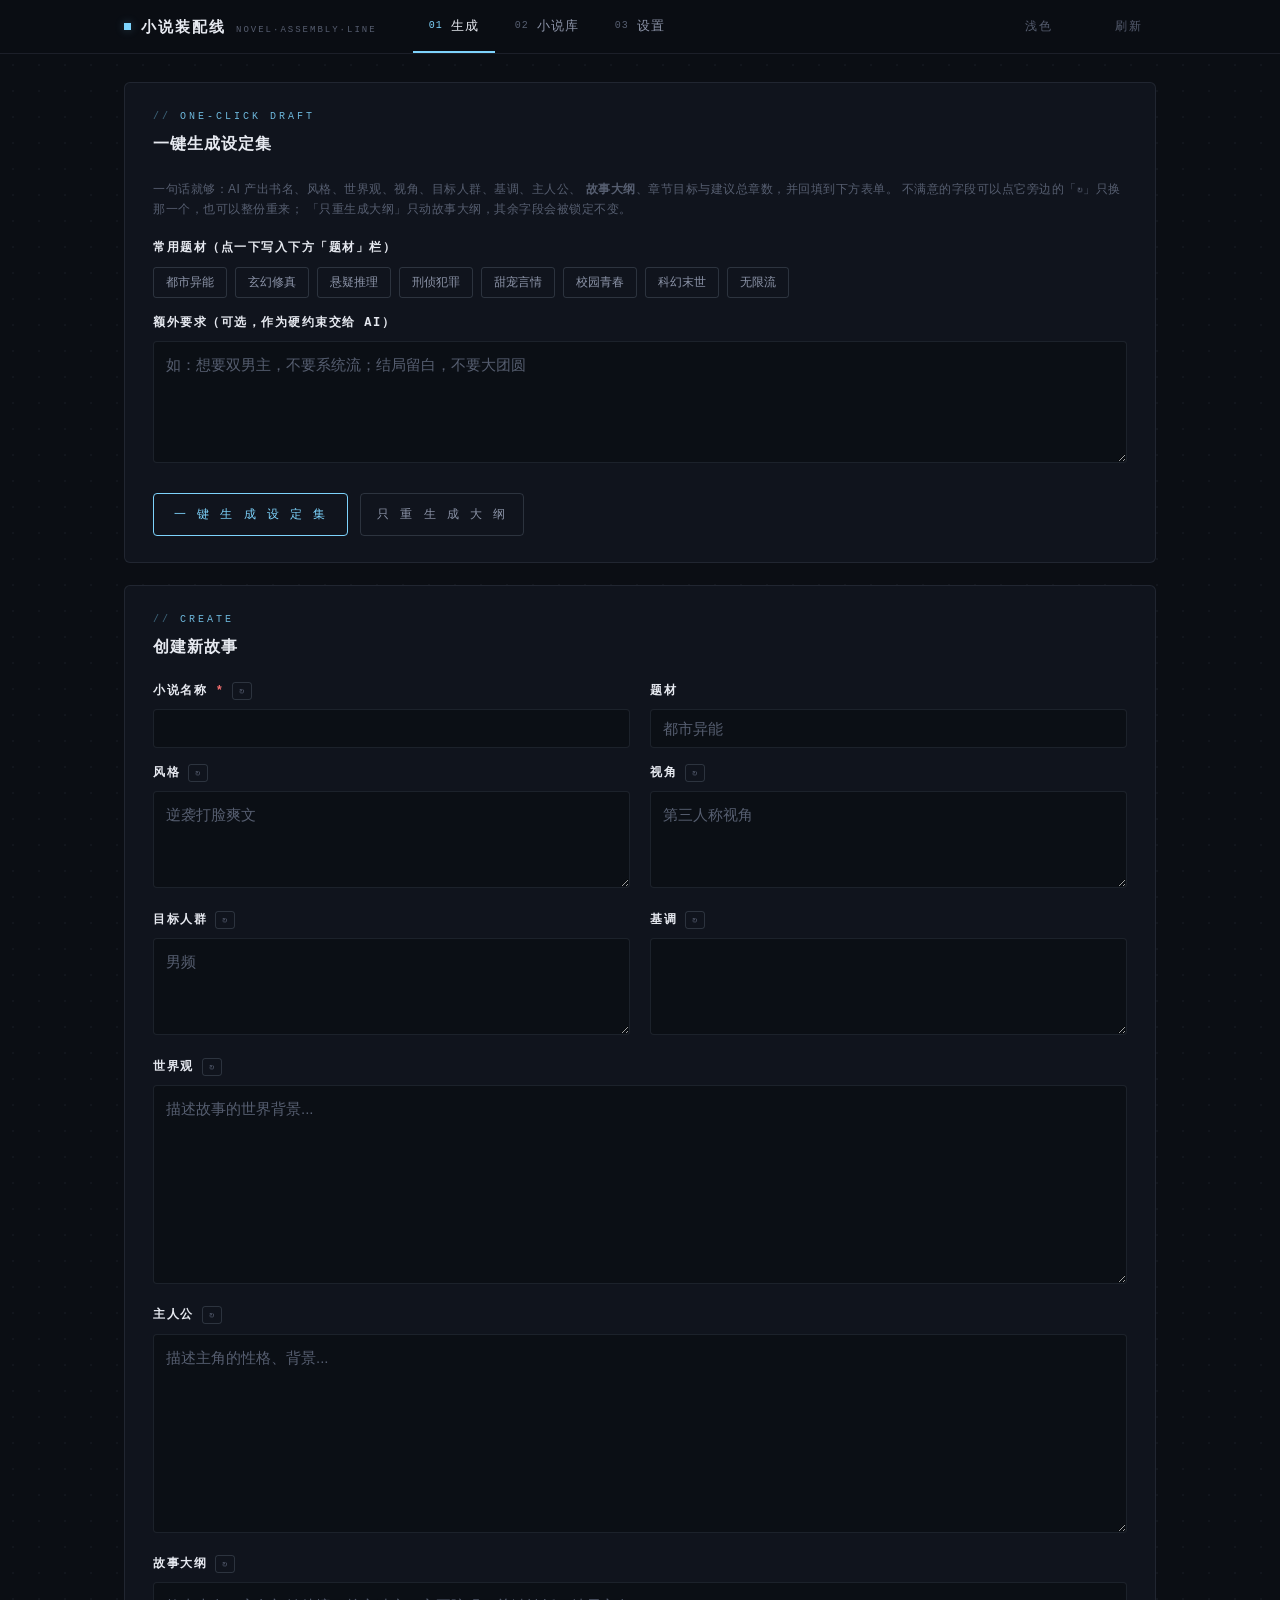
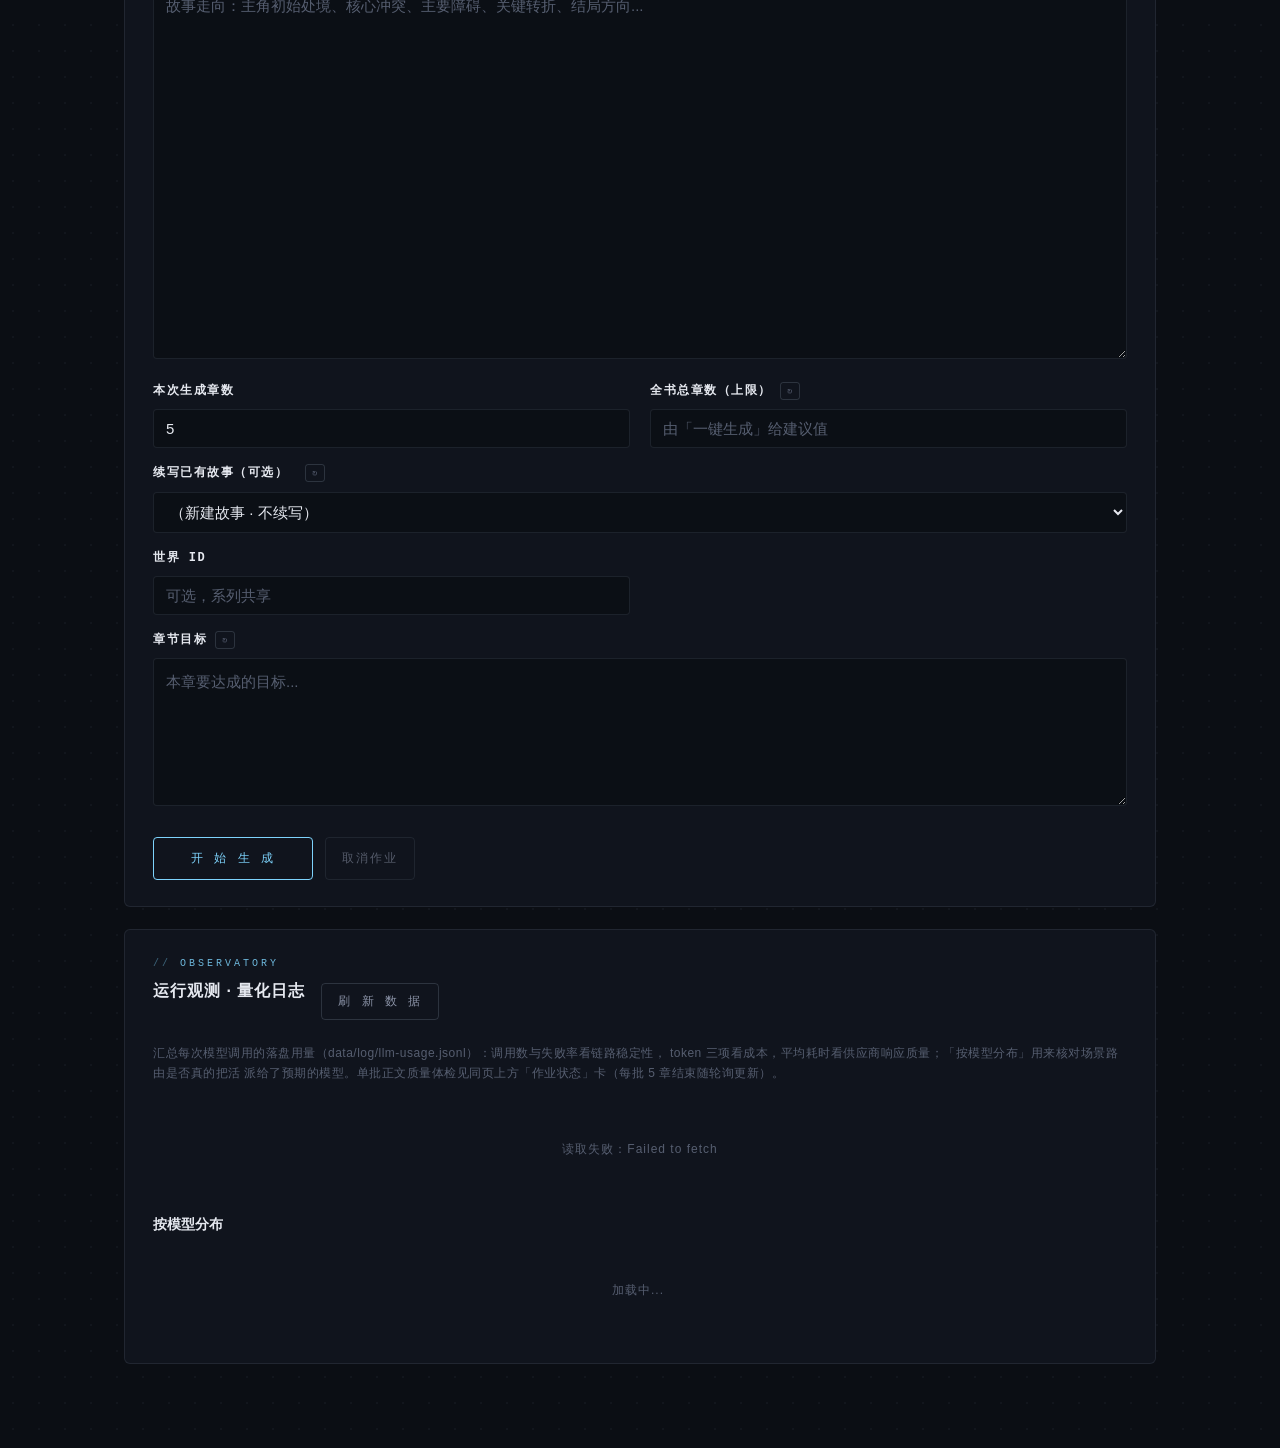
<file: docs/dev-ops/static/index.html>
<!DOCTYPE html>
<html lang="zh-CN" data-page-node-id="U5Gn0pbkOFXrncRoGRFBzr">
<head data-page-node-id="sawhLKoxbEcXVNkeWqEEIr">
    <meta charset="UTF-8" data-page-node-id="QYXBahDQlfcAP2827FKLDo">
    <meta name="viewport" content="width=device-width, initial-scale=1.0" data-page-node-id="8sLYgkHO9NSfcylfa8tyUO">
    <title>Novel Factory · 小说装配线</title>
    <link rel="stylesheet" href="style.css" data-page-node-id="njce1GWWRJakUhAUukzdHE">
</head>
<body data-page-node-id="HR1gysp1ogdC9U0cmacZqK">
    <!-- ==================== 登录页：粒子星野 + 霓虹卡片 ==================== -->
    <div id="login-page" class="page active" data-page-node-id="mC6vNihZz4vpw1szLeCfGz">
        <div class="login-scene" data-page-node-id="58JCmdNdrHtpJ8oxXXYJao">
            <canvas id="particles" data-page-node-id="sdxLfTmlLNGqmPC7GFQm14"></canvas>
            <button id="btn-theme-login" class="theme-float theme-toggle" type="button" data-page-node-id="jr7qvod8leQT0MNcz36ITE">浅色</button>

            <div class="login-card" data-page-node-id="VteLaiJWUChKOu6GJTxMqV">
                <div class="logo" data-page-node-id="PUx2kgguSsC0i7B8nn58hE">
                    <span class="neon-text" data-page-node-id="2vo1bMLsuM2wDLa5leBgV8">NOVEL</span>
                    <span class="neon-text" data-page-node-id="9NORpx8M3f9QKG39UkMmXd">FACTORY</span>
                </div>

                <h1 data-page-node-id="ii1AJuDTBRZRMTIEOYeqcq">欢迎回来</h1>
                <p class="subtitle" data-page-node-id="t5XuyM6g6j4MmM6984n0LP">登录你的小说装配线</p>

                <form id="login-form" data-page-node-id="9SABeh662jItKy7xS8ladz">
                    <div class="input-group" data-page-node-id="UH7OgU8aQLAeKguk4qUnms">
                        <label data-page-node-id="G3OEXuFQQAhQjR37iLWZVA">账号</label>
                        <input type="text" id="username" placeholder="请输入用户名" required autocomplete="username" data-page-node-id="fGkVKnqM04T4MflqV2an8b">
                    </div>
                    <div class="input-group" data-page-node-id="DBielnywxaSrdxWcAXdliw">
                        <label data-page-node-id="7jbmj4rtnPFPkgokCZDH5R">密码</label>
                        <input type="password" id="password" placeholder="••••••••" required autocomplete="current-password" data-page-node-id="bTh194UFEFVhjy0jyi0uBa">
                    </div>
                    <div id="login-error" class="error-message hidden" data-page-node-id="i9USxNafkv6PnEphar04T6"></div>
                    <button type="submit" class="login-btn" data-page-node-id="eYOBSMS3iPyGQP7rxUDBfq">登录</button>
                </form>

                <div class="links" data-page-node-id="NxOPIxVCAkCnVQhqOhto9q">
                    <a href="#" onclick="showRegister(); return false;" data-page-node-id="GkJrdaxuK8RlvwcVXEwPvq">注册新账号</a>
                    <a href="#" onclick="showForgotPassword(); return false;" data-page-node-id="tVFrN4XSJzDn1MKzOPSsdF">忘记密码？</a>
                </div>

                <div class="social" data-page-node-id="z7wuR59kX1M1K04MHyYjMJ">
                    <button onclick="socialLogin('google')" data-page-node-id="YXM1FGe8XzY0uszQvY04VR">Google</button>
                    <button onclick="socialLogin('github')" data-page-node-id="NTQHigaSOiyZOzPmpVy6XW">GitHub</button>
                    <button onclick="socialLogin('wechat')" data-page-node-id="QENOw868qcBOzbPzD4pUq1">微信</button>
                </div>
            </div>
        </div>
    </div>

    <!-- ==================== 主应用 ==================== -->
    <div id="app-page" class="page" data-page-node-id="rKOaQO847OK3L1albNbevB">
        <header class="app-header" data-page-node-id="VGLTbXtShOco3nrjyC6OSt">
            <div class="header-content" data-page-node-id="G6TRtfKlvH3bYWtWMpA3ee">
                <div class="wordmark" data-page-node-id="NgX300WOTNdOTAG0N9kXGk">
                    <span class="mark-dot" data-page-node-id="dtVwudsDISh7drHD5wJcJ9"></span>
                    <span class="mark-zh" data-page-node-id="BkFSdbamTGkQc1O1VPhPCD">小说装配线</span>
                    <span class="mark-en" data-page-node-id="sriEuepWJDJOoCQfW9W8fS">NOVEL·ASSEMBLY·LINE</span>
                </div>
                <nav class="app-nav" data-page-node-id="aDBdGMnUnvGsWRomhhVEQJ">
                    <button class="nav-tab active" data-tab="generate" data-page-node-id="r5psi54G5YmkSyxSlmKxia">
                        <span class="tab-no" data-page-node-id="okAmeEEJPNyUOUfkoR1gi9">01</span>
                        <span data-page-node-id="fMrooHuZlT3LsMgJaAXClG">生成</span>
                    </button>
                    <button class="nav-tab" data-tab="library" data-page-node-id="nPcV5O2ZPriwwOWVVLiug3">
                        <span class="tab-no" data-page-node-id="nH5Km9Lz496smh8RHCDlZU">02</span>
                        <span data-page-node-id="2p1Otw5yGX9zbA7xzZM4Ku">小说库</span>
                    </button>
                    <button class="nav-tab" data-tab="settings" data-page-node-id="GYzdLsq8uHIw5QJOZkfYCy">
                        <span class="tab-no" data-page-node-id="1rS3kA1RSg2IVFm8dQjTZY">03</span>
                        <span data-page-node-id="dlByrlRiW95MEuUKxjAaoE">设置</span>
                    </button>
                </nav>
                <button id="btn-theme" class="btn-logout theme-toggle" type="button" data-page-node-id="hPgE0oRWe8r2vLahsLcAFl">浅色</button>
                <button id="btn-logout" class="btn-logout" type="button" data-page-node-id="W5jUKfAfoeYMtHJeTa9UBE">刷新</button>
            </div>
        </header>

        <main class="app-main" data-page-node-id="IVQCBskvRlSvTfksiXNWcG">
            <!-- 生成 -->
            <section id="tab-generate" class="tab-content active" data-page-node-id="i0W9GRBd25nkUxGjLVcxjj">
                <!-- 一键生成设定集：只给题材就产出整套设定，再逐项手改 / 单字段重生成 -->
                <div id="draft-card" class="content-card">
                    <div class="section-label">ONE-CLICK DRAFT</div>
                    <h2 class="section-title">一键生成设定集</h2>
                    <p class="settings-hint">
                        一句话就够：AI 产出书名、风格、世界观、视角、目标人群、基调、主人公、
                        <strong>故事大纲</strong>、章节目标与建议总章数，并回填到下方表单。
                        不满意的字段可以点它旁边的「↻」只换那一个，也可以整份重来；
                        「只重生成大纲」只动故事大纲，其余字段会被锁定不变。
                    </p>
                    <div class="form-group full-width">
                        <label>常用题材（点一下写入下方「题材」栏）</label>
                        <div id="theme-presets" class="draft-presets"></div>
                    </div>
                    <div class="form-group full-width">
                        <label for="draft-hints">额外要求（可选，作为硬约束交给 AI）</label>
                        <textarea id="draft-hints" rows="4" placeholder="如：想要双男主，不要系统流；结局留白，不要大团圆"></textarea>
                    </div>
                    <div id="draft-status" class="config-status hidden"></div>
                    <div class="form-actions">
                        <button type="button" id="btn-draft-all" class="btn-primary">一 键 生 成 设 定 集</button>
                        <button type="button" id="btn-draft-outline" class="btn-secondary">只 重 生 成 大 纲</button>
                    </div>
                </div>
                <div class="content-card" data-page-node-id="XeEWX2S6O7AHQgQ34aFNL0">
                    <div class="section-label" data-page-node-id="GkSSKGTce4ATv8Nkbq9AME">CREATE</div>
                    <h2 class="section-title" data-page-node-id="yr1GZv4OWGgxAdt1iUWb3l">创建新故事</h2>
                    <form id="generate-form" data-page-node-id="g6xzfAUy1ZfkeSRbbJJTaf">
                        <div class="form-grid" data-page-node-id="3CaOwBaHCsHes8Udd6Viac">
                            <div class="form-group" data-page-node-id="BGtgR7Cq56Du7dSi7zh1Am">
                                <label for="novel_title" data-page-node-id="U3blf0KWnBV4UcwKpZntI6">小说名称 <span class="required" data-page-node-id="QkYC9JggYhCUf5OVwcjLnB">*</span></label>
                                <input type="text" id="novel_title" name="novel_title" required data-page-node-id="FzYXAYSqZzVTBfnlg9wFqZ">
                            </div>
                            <div class="form-group" data-page-node-id="FoD1pPt9VgVtLfq04PDncS">
                                <label for="theme" data-page-node-id="ClI82dIhEW98ZDyFBLV4NX">题材</label>
                                <input type="text" id="theme" name="theme" placeholder="都市异能" data-page-node-id="wU1aMSMErspKz771C2I4Eq">
                            </div>
                            <div class="form-group" data-page-node-id="BILODHEdT4YM4ry46LuWBb">
                                <label for="style" data-page-node-id="BITsu0tWDCCUgDupoM7I2Q">风格</label>
                                <textarea id="style" name="style" rows="3" placeholder="逆袭打脸爽文"></textarea>
                            </div>
                            <div class="form-group" data-page-node-id="sTQtvTEmplgAucj74HiLYh">
                                <label for="perspective" data-page-node-id="FcGcfiVGOGVo0GITkYDCqL">视角</label>
                                <textarea id="perspective" name="perspective" rows="3" placeholder="第三人称视角"></textarea>
                            </div>
                            <div class="form-group" data-page-node-id="b0EDHFZhsreEUdMNcSCRw7">
                                <label for="targetAudience" data-page-node-id="CfrICoRrory1hK2AIxIfsj">目标人群</label>
                                <textarea id="targetAudience" name="targetAudience" rows="3" placeholder="男频"></textarea>
                            </div>
                            <div class="form-group" data-page-node-id="UO0blqkBUAeqCyzGzKhXlf">
                                <label for="tone" data-page-node-id="Q9cltaC64NtHkzQHb5nUSx">基调</label>
                                <textarea id="tone" name="tone" rows="3"></textarea>
                            </div>
                            <div class="form-group full-width" data-page-node-id="sMT2pSNAvcoR6spCACvP3v">
                                <label for="worldSetting" data-page-node-id="Bij6sTciFftAECARwFgnWR">世界观</label>
                                <textarea id="worldSetting" name="worldSetting" rows="7" placeholder="描述故事的世界背景..."></textarea>
                            </div>
                            <div class="form-group full-width" data-page-node-id="hNooDMCPrL9Gy9XBmT33A8">
                                <label for="protagonist" data-page-node-id="QTHEeEGHPiLufZkVQsqlvk">主人公</label>
                                <textarea id="protagonist" name="protagonist" rows="7" placeholder="描述主角的性格、背景..."></textarea>
                            </div>
                            <div class="form-group full-width" data-page-node-id="xrRmNOIg1iZ9sIagjaHOQq">
                                <label for="outline" data-page-node-id="5GNtI5szrBiYN6F5ynj31w">故事大纲</label>
                                <textarea id="outline" name="outline" rows="14" placeholder="故事走向：主角初始处境、核心冲突、主要障碍、关键转折、结局方向..."></textarea>
                            </div>
                            <div class="form-group" data-page-node-id="T9CcfuAA4tf1Hua8QhmTpH">
                                <label for="chapterCount" data-page-node-id="zA9qnpjcT4dRTGUotAgMFY">本次生成章数</label>
                                <input type="number" id="chapterCount" name="chapterCount" min="1" value="5" data-page-node-id="sTeHaUEQnGbk7RJxRiktah">
                            </div>
                            <div class="form-group">
                                <label for="maxChapterCount">全书总章数（上限）</label>
                                <input type="number" id="maxChapterCount" name="maxChapterCount" min="1" placeholder="由「一键生成」给建议值">
                            </div>
                            <div class="form-group full-width">
                                <label for="resumeStoryDir">续写已有故事（可选）
                                    <button type="button" id="btn-reload-stories" class="regen-btn" title="重新拉取故事列表">↻</button>
                                </label>
                                <select id="resumeStoryDir" name="resumeStoryDir">
                                    <option value="">（新建故事 · 不续写）</option>
                                </select>
                                <div id="resume-hint" class="resume-hint hidden"></div>
                            </div>
                            <div class="form-group" data-page-node-id="Cyxnd6kRWJLFZpYNHXAcCb">
                                <label for="worldId" data-page-node-id="AVNT6usPOQLPDQNADKCxvM">世界 ID</label>
                                <input type="text" id="worldId" name="worldId" placeholder="可选，系列共享" data-page-node-id="QSnhioEnoNKlCER4GpZCbw">
                            </div>
                            <div class="form-group full-width" data-page-node-id="YrgXYx9lnu8WgFBOeC1r61">
                                <label for="chapterGoal" data-page-node-id="YQl4qIMaJorolstli9FRoO">章节目标</label>
                                <textarea id="chapterGoal" name="chapterGoal" rows="5" placeholder="本章要达成的目标..."></textarea>
                            </div>
                        </div>
                        <div class="form-actions" data-page-node-id="rR0u7RywQM6FVyDof8sCyR">
                            <button type="submit" id="btn-submit" class="btn-primary" data-page-node-id="YKkfMILi5tJ4CX4v76kB4t">开 始 生 成</button>
                            <button type="button" id="btn-cancel" class="btn-secondary" disabled data-page-node-id="OZERLgK5ryPJABfvlXCKnR">取消作业</button>
                        </div>
                    </form>
                </div>

                <!-- 进度：专属区块，标题"进度"，下方字符进度条每章开始时推进一格 -->
                <div id="progress-card" class="content-card hidden" data-page-node-id="HO6nzw8DE4jGG0ik38eSQa">
                    <div class="section-label" data-page-node-id="1nvIqMPJzzUKEbaMyrHu5W">PROGRESS</div>
                    <h3 class="status-title" data-page-node-id="UM9UW7y5dIRDw24PVmMHys">进度</h3>
                    <div id="progress-bar" class="progress-bar" data-page-node-id="ZoZnBBvm0K2nFqlsJuS0jY">[--------------------------]</div>
                    <div id="progress-meta" class="progress-text" data-page-node-id="aO3Ty3THSEm4iaq1CSB8ix">等待作业提交...</div>
                </div>

                <div id="job-status" class="content-card hidden" data-page-node-id="epctRiFCzBjoR8ggyFd3o0">
                    <div class="section-label" data-page-node-id="QpWnTljWzlqYl7cVbXYZIk">JOB STATUS</div>
                    <h3 class="status-title" data-page-node-id="8JVcnGdHRtrMeKYXehYCSv">作业状态</h3>
                    <div id="status-detail" data-page-node-id="26zzmekPirmWAgjCBTHNrY"></div>
                    <!-- 批末体检：每批（5 章）结束随轮询出现，24 项量化指标 + 建议 -->
                    <div id="job-health" class="hidden"></div>
                    <!-- 作业中断（失败/取消）且已有落盘章节时出现：接着最后一章往下续，不重写已完成的章 -->
                    <div id="resume-action" class="resume-action hidden">
                        <p id="resume-action-hint" class="settings-hint"></p>
                        <div class="form-actions">
                            <button type="button" id="btn-resume-failed" class="btn-primary">继 续 生 成</button>
                        </div>
                    </div>
                </div>

                <!-- 章节计划裁决（human-in-the-loop）：仅当作业进入 AWAITING_APPROVAL 时出现。
                     对应后端 yml story.plan-approval.enabled=true；关闭时此卡片永不出现，页面行为不变 -->
                <div id="approval-card" class="content-card hidden" data-page-node-id="Gpw3sy9GHUtrl2sz22OQly">
                    <div class="section-label" data-page-node-id="hif3Q4FFF46wZgTwNDoPcF">PLAN REVIEW</div>
                    <div class="list-header" data-page-node-id="MsalV4UGzVfWVfNFwHGbT2">
                        <h3 class="status-title" data-page-node-id="1BaSg6qyDXYFNrZzg7QFN0">章节计划裁决</h3>
                        <span id="approval-countdown" class="approval-countdown" data-page-node-id="wcWVHUegcWuZi53AKrgnpy"></span>
                    </div>
                    <p id="approval-hint" class="settings-hint" data-page-node-id="8lfyy5ECCRu45WzxJ9g53G"></p>
                    <p class="settings-hint" data-page-node-id="FV8tLpueVgkw3Xd8MyNa0p">
                        「采纳并通过」直接放行 AI 原版；就地修订后通过时，后端会重新做结构机械校验
                        （章数、章号连续、编号唯一、标题/目标/关键事件非空），校验不过会退回本卡片继续改。
                        章号与章数由系统决定，不参与修改；驳回将中止本批，计划仍保留在 run 目录。
                    </p>
                    <div id="approval-plan" class="approval-plan" data-page-node-id="XSBZljlE0B2STnvRpYEvPA"></div>
                    <div id="approval-error" class="approval-error hidden" data-page-node-id="U8mTmIJgfN3cfBKFBjqDR6"></div>
                    <div class="form-actions" data-page-node-id="NnFZHqrPbCGL0fDV64IBSX">
                        <button type="button" id="btn-approve-plan" class="btn-primary" data-page-node-id="BvL93KpIEpNzJXUWRHlkum">采 纳 并 通 过</button>
                        <button type="button" id="btn-reject-plan" class="btn-secondary" data-page-node-id="zbUR6RWFo819mcns4jWxeN">驳 回 本 批</button>
                    </div>
                </div>

                <!-- 运行观测：与作业状态卡同页，token 用量 + 批末体检构成生成页的量化观测 -->
                <div class="content-card">
                    <div class="section-label">OBSERVATORY</div>
                    <div class="list-header">
                        <h2 class="section-title">运行观测 · 量化日志</h2>
                        <button id="btn-refresh-metrics" class="btn-secondary" type="button">刷 新 数 据</button>
                    </div>
                    <p class="settings-hint">
                        汇总每次模型调用的落盘用量（data/log/llm-usage.jsonl）：调用数与失败率看链路稳定性，
                        token 三项看成本，平均耗时看供应商响应质量；「按模型分布」用来核对场景路由是否真的把活
                        派给了预期的模型。单批正文质量体检见同页上方「作业状态」卡（每批 5 章结束随轮询更新）。
                    </p>
                    <div id="metrics-summary" class="metric-grid">
                        <p class="empty-hint">加载中...</p>
                    </div>
                    <h3 class="wb-col-title">按模型分布</h3>
                    <div id="metrics-by-model" class="scene-matrix">
                        <p class="empty-hint">加载中...</p>
                    </div>
                </div>
            </section>

            <!-- 故事库 -->
            <section id="tab-library" class="tab-content" data-page-node-id="jxp7fFwDqVF3WeYj4iUE7j">
                <div id="library-list" class="content-card" data-page-node-id="GbFLUHWOWCtURu9DYBn019">
                    <div class="section-label" data-page-node-id="BhmS1HONZveyNieNCEnmHZ">LIBRARY</div>
                    <h2 class="section-title" data-page-node-id="Eue6HHXx9VgGEeNfVx0KzN">故事列表</h2>
                    <div id="stories" class="stories-grid" data-page-node-id="FELQGHUwOmGnCVmlekPK1F"></div>
                </div>

                <div id="chapter-list" class="content-card hidden" data-page-node-id="sQKu8GtUhfMWJyueWmV5hS">
                    <div class="list-header" data-page-node-id="eDBR2HDW1EAGmgVVqREsBR">
                        <button id="btn-back-stories" class="btn-back" data-page-node-id="jLVE7hvmS8IgM55JnDAcZs">
                            <span data-page-node-id="33nui7PRtaLnD5TjqpCtbg">←</span>
                            <span data-page-node-id="9H9e2czj2aM0ewOLbbh5kJ">返回</span>
                        </button>
                        <h2 id="chapter-list-title" class="section-title" data-page-node-id="JGnJBS0omuXSelmuWsDpD8">章节目录</h2>
                    </div>
                    <div id="chapters" class="chapters-list" data-page-node-id="VyG5CsThi8riSGensnnUxD"></div>
                </div>

                <div id="workbench-overview" class="content-card hidden" data-page-node-id="jPRhqbR47qaS9Cc3CqwkQD">
                    <div class="section-label" data-page-node-id="66cDQd6CKZOayp4RHCbrli">STORY OVERVIEW</div>
                    <div class="list-header" data-page-node-id="EeDGSqUfphi3LY9iB4gHB5">
                        <div data-page-node-id="ppR97f8ddqBwm5wiSR950R">
                            <h2 id="workbench-title" class="section-title" data-page-node-id="IWi2AZ6SpaOtuMHU3gfSJD">故事概述</h2>
                        </div>
                        <button id="btn-refresh-workbench" class="btn-secondary" type="button" data-page-node-id="A0ajHoFzWD45pceRMFAadh">刷新概览</button>
                    </div>
                    <div class="workbench-split" data-page-node-id="AdGWcxpDJPqfDkXi3uHGoz">
                        <div class="wb-col wb-setting" data-page-node-id="VSuKOjmunwEXAk4ntqojFo">
                            <p id="story-overview-intro" class="story-overview-intro" data-page-node-id="1UT8c4PNDMLa8zGrww864M">暂无故事简介</p>
                            <div id="story-plan" class="story-plan-panel" data-page-node-id="qScBJMDJjDPZBdzHDbGArY"></div>
                            <div id="workbench-metrics" class="metric-grid" data-page-node-id="s40DM8nK2ufBeG3oYp51xD"></div>
                            <div class="workbench-columns" data-page-node-id="k9TTt3Cz3CddjjuijhGYQO">
                                <div data-page-node-id="dv0oatFtX3nE77INCe1zhh"><h3 data-page-node-id="HVbclKYOCD1LAF6PcnfGGo">角色账本</h3><div id="workbench-characters" class="compact-list" data-page-node-id="72ymtE22dhdROa52Vv4rju"></div></div>
                                <div data-page-node-id="WhALdSfJcJt8x764l7j0AY"><h3 data-page-node-id="oO1C0GZ9KWUCosGfjcgxLV">物品 / 势力</h3><div id="workbench-items" class="compact-list" data-page-node-id="OV0OMykULDYGfOyZ5lh295"></div></div>
                                <div data-page-node-id="p4P85bb9AXgyzFXjUCIFOU"><h3 data-page-node-id="mVJaSOnHML8wQ3RWFXCYTm">伏笔与质量债</h3><div id="workbench-risks" class="compact-list" data-page-node-id="RfOYolycaTRV1CXFrv14rj"></div></div>
                            </div>
                        </div>
                        <div class="wb-col wb-checkpoint" data-page-node-id="xS5nFvEAOK8wa9ZInHagR7">
                            <div class="section-label" data-page-node-id="j13DmxihqQmx0VmBte4ZCs">CHECKPOINTS</div>
                            <h3 class="wb-col-title" data-page-node-id="mW5rKG7MxKos6RO02JQvcj">检查点与回滚</h3>
                            <p class="settings-hint" data-page-node-id="bZPNg3WOhIUHAZViLTLYVs">
                                手动快照用于在开新阶段前留锚；回滚将把章节、蓝图、账本恢复到该点，
                                并裁剪之后的章节。最多保留 8 个，超限自动丢弃最旧。
                            </p>
                            <div class="cp-actions" data-page-node-id="aZaHMr0Vrl6Jqy4MfrUGYj">
                                <button id="btn-new-checkpoint" class="btn-primary" type="button" data-page-node-id="vkWSNkLCqWJqBq5VaqJJ7o">打一个快照</button>
                                <button id="btn-refresh-checkpoints" class="btn-secondary" type="button" data-page-node-id="KHUjrgdGr6J7vcvVES3Irh">刷新</button>
                            </div>
                            <div id="checkpoint-status" class="config-status hidden" data-page-node-id="FInWEgMwAw31zoa07VqcC9"></div>
                            <div id="checkpoint-list" class="compact-list cp-list" data-page-node-id="jhoh85VVhuXinh4eo7Rk0D">
                                <p class="empty-hint" data-page-node-id="PdGElSDZjZJmhFnVlyDbHq">加载中...</p>
                            </div>
                        </div>
                    </div>
                </div>

                <div id="chapter-view" class="content-card hidden" data-page-node-id="LtIvcZmhySgfuasnQPbwyR">
                    <div class="list-header" data-page-node-id="utj5ql8etcU5ZdedKKiFwW">
                        <button id="btn-back-chapters" class="btn-back" data-page-node-id="PnaYX8aDNtqJzQMuf022sf">
                            <span data-page-node-id="hKIFTrLR2dVFmEVY6moryG">←</span>
                            <span data-page-node-id="Pwr4rpHFwF6js8KrfXQkLp">返回</span>
                        </button>
                        <h2 id="chapter-view-title" class="section-title" data-page-node-id="zZRBGGpQM0eqhZCf8Y3zW3"></h2>
                    </div>
                    <div class="chapter-actions" data-page-node-id="vuBcDgnxoOEhhF5qhBAMy3">
                        <button id="btn-edit" class="btn-secondary" data-page-node-id="Qsxx0V9cwnlj4IifBGpsGy">编 辑</button>
                        <button id="btn-save" class="btn-primary hidden" data-page-node-id="0JdELmpfsOJR8c8Pv4LZaU">保 存</button>
                        <button id="btn-cancel-edit" class="btn-secondary hidden" data-page-node-id="RpGLVi4Rt6dTo6l9e4nUFA">取 消</button>
                    </div>
                    <div class="chapter-body" data-page-node-id="KHEWeBEA3GLGqIKi3SlcK8">
                        <div id="chapter-content-readonly" class="chapter-text" data-page-node-id="9EQV0dFBsKx4XNkU5aZuZP"></div>
                        <div id="chapter-content-edit" class="chapter-text hidden" contenteditable="true" spellcheck="false" data-page-node-id="xnKTyy7dM0GcvbGTx6B8WJ"></div>
                        <div id="save-result" class="save-result hidden" data-page-node-id="gKT0dSnqk73yxaNU9uKRsW"></div>
                    </div>
                </div>
            </section>

            <!-- 设置 -->
            <section id="tab-settings" class="tab-content" data-page-node-id="LajWFvBJ527FOJ2wY0TNHu">
                <div class="content-card" data-page-node-id="5Av8rDPYjFthtcITvetBGG">
                    <div class="section-label" data-page-node-id="JfIEFhnRZGoL2mJbUImJKU">SETTINGS</div>
                    <h2 class="section-title" data-page-node-id="sfCcfegkh2hdiOBSBjTe39">模型接入设置</h2>
                    <p class="settings-hint" data-page-node-id="rrPQmPdb0b7IvAC2nZDzCt">
                        配置映射到后端运行时覆盖（data/llm-config-override.json），保存即生效、跨重启保留；
                        留空字段保持当前值，全部留空时仍走本地 yml 静态配置。API Key 即 Bearer Token，不回显原文。
                    </p>
                    <form id="llm-config-form" data-page-node-id="ZY2cNi8MuRs5rq4b3UNhpA">
                        <div class="form-grid" data-page-node-id="ywPMI8GYskyuZUM7pQV323">
                            <div class="form-group full-width" data-page-node-id="ehUJpYpS5rRkcXOGWR04wL">
                                <label for="llm_baseUrl" data-page-node-id="EUMPpI57BrjHvKp5FetCky">Base URL（接口地址）</label>
                                <input type="text" id="llm_baseUrl" placeholder="https://dashscope.aliyuncs.com/compatible-mode" autocomplete="off" data-page-node-id="Y4pKmSBIqmyJIeEOcgzNtA">
                            </div>
                            <div class="form-group full-width" data-page-node-id="z6SAfw3qKuzZEfEVFasqww">
                                <label for="llm_apiKey" data-page-node-id="wH42ezUEAHcZjGgm4JArCn">API Key / Token</label>
                                <input type="password" id="llm_apiKey" placeholder="留空则保留现有 Key" autocomplete="new-password" data-page-node-id="nAqph92MKDzXRalpIhex2c">
                            </div>
                            <div class="form-group" data-page-node-id="F3AWguuOGKwqoUr58Qsssx">
                                <label for="llm_model" data-page-node-id="qKRtb2BmcK3EUjGHyhoMYn">模型名（model）</label>
                                <input type="text" id="llm_model" placeholder="qwen3.8-flash" autocomplete="off" data-page-node-id="JdKtPhR3f7rxHlf8ruKdF2">
                            </div>
                            <div class="form-group" data-page-node-id="FRmqQFFDO0PM9fxWaOyM02">
                                <label for="llm_maxTokens" data-page-node-id="61SJLrkXJSlZMfE4ycGe8F">最大输出 Token</label>
                                <input type="number" id="llm_maxTokens" min="1" placeholder="16384" autocomplete="off" data-page-node-id="0jgqJmQMw3lAVECABMBBB9">
                            </div>
                        </div>
                        <div id="llm-config-status" class="config-status hidden" data-page-node-id="9Kj3vWuEFwpTjowTew5Ac3"></div>
                        <div class="form-actions" data-page-node-id="Udw1ffZAg3TFqMlLmGMncg">
                            <button type="submit" id="btn-save-llm-config" class="btn-primary" data-page-node-id="Oyv6v1wWCVYGqE0ouBGfDh">保 存 配 置</button>
                            <button type="button" id="btn-reset-llm-config" class="btn-secondary" data-page-node-id="RDgNUqOIer0GGWUe19tVGk">清 除 覆 盖</button>
                        </div>
                    </form>
                </div>

                <div class="content-card">
                    <div class="section-label">EMBEDDING</div>
                    <h2 class="section-title">向量检索分区</h2>
                    <p class="settings-hint">
                        Embedding 负责「回忆相似情节」的向量召回，与聊天模型相互独立：走自己的 base-url 与 key。
                        可运行时覆盖地址 / 密钥 / 模型 / 维度——客户端按调用自动重建，保存即生效、跨重启保留，留空字段沿用当前值。
                        ⚠️ 维度与 Qdrant 集合绑死：换维度后新旧向量不可比、既有索引需重建，不确定就别动维度。API Key 只显示掩码。
                    </p>
                    <form id="embed-form">
                        <div class="form-grid">
                            <div class="form-group full-width">
                                <label for="embed_baseUrl">Base URL（接口地址）</label>
                                <input type="text" id="embed_baseUrl" placeholder="留空沿用静态配置" autocomplete="off">
                            </div>
                            <div class="form-group full-width">
                                <label for="embed_apiKey">API Key / Token</label>
                                <input type="password" id="embed_apiKey" placeholder="留空则保留现有 Key" autocomplete="new-password">
                            </div>
                            <div class="form-group">
                                <label for="embed_model">模型名（model）</label>
                                <input type="text" id="embed_model" placeholder="留空沿用静态配置" autocomplete="off">
                            </div>
                            <div class="form-group">
                                <label for="embed_dimensions">向量维度（改前三思）</label>
                                <input type="number" id="embed_dimensions" min="1" placeholder="留空沿用静态配置" autocomplete="off">
                            </div>
                        </div>
                        <div id="embed-status" class="config-status hidden"></div>
                        <div class="form-actions">
                            <button type="submit" id="btn-save-embed" class="btn-primary">保 存 嵌 入 覆 盖</button>
                            <button type="button" id="btn-reset-embed" class="btn-secondary">清 除 嵌 入 覆 盖</button>
                        </div>
                    </form>
                </div>

                <div class="content-card" data-page-node-id="QVqcnZIEYXg6Vxgd7yPWud">
                    <div class="section-label" data-page-node-id="sSR1Tmu4uw419PZ0mJdSw5">SCENE MODELS</div>
                    <h2 class="section-title" data-page-node-id="m1nbxq44CG3VtAfwuNTpcf">场景模型矩阵</h2>
                    <p class="settings-hint" data-page-node-id="bZref5VnUGT8zfPHK2oAmJ">
                        每个生成场景可独立指定模型 / 输出上限 / 采样温度。优先级：场景覆盖 &gt; 全局覆盖（上方表单）&gt; yml 静态配置
                        （场景条目缺项回落统一 chat-model）。覆盖输入留空 = 清除该字段覆盖、回退下一层。保存即生效、跨重启保留。
                    </p>
                    <div class="scene-api-switch" data-page-node-id="ScApiSwitchRow1">
                        <label class="switch-label" for="scene_api_enabled">
                            <input type="checkbox" id="scene_api_enabled" data-page-node-id="ScApiSwitchBox1">
                            <span>启用场景级 API（每个场景可独立配置 Base URL 与 API Key）</span>
                        </label>
                        <span class="settings-hint scene-api-hint" id="scene-api-hint">
                            关闭时：所有场景强制走上方「模型接入设置」的全局地址与密钥，场景自带地址密钥一律不生效；
                            打开时：每个场景可自配地址密钥，并在下方各行编辑（留空 = 沿用全局 / yml 静态）。
                        </span>
                    </div>
                    <div id="scene-unified-note" class="scene-unified-note hidden" data-page-node-id="R8r8J8KJS0zgnDVcNVYCyZ"></div>
                    <div id="scene-matrix" class="scene-matrix" data-page-node-id="yaWg65yFuJRXZn1MBhvqYF">
                        <p class="empty-hint" data-page-node-id="IW9WpfqJFdm848fjhRHDLj">加载中...</p>
                    </div>
                    <div id="scene-config-status" class="config-status hidden" data-page-node-id="bqoGkfgwgHVtfeTkQ00EvS"></div>
                    <div class="form-actions" data-page-node-id="Xai7jBk4wpdQMR1DjCQxtC">
                        <button type="button" id="btn-save-scene-config" class="btn-primary" data-page-node-id="oWQEa7oqB7EEGdTFLwSew0">保 存 场 景 覆 盖</button>
                        <button type="button" id="btn-reset-scene-config" class="btn-secondary" data-page-node-id="ev62vZsbh625KunV4opFP3">清 除 场 景 覆 盖</button>
                    </div>
                </div>

            </section>
        </main>
    </div>

    <!-- 章节导航：悬浮固定于正文阅读页视口右侧，边框之外 -->
    <div id="chapter-navigation" class="chapter-navigation hidden" aria-label="章节导航" data-page-node-id="dR55o8ZeidfKliqYvrgavA">
        <button id="btn-prev-chapter" class="btn-secondary nav-prev" type="button" data-page-node-id="vpKZaOx2zcsd2uFfBvtKkj">上一章</button>
        <button id="btn-next-chapter" class="btn-primary nav-next" type="button" data-page-node-id="UyDDXLUeUbZDUpHeBRMoRO">下一章</button>
    </div>

    <div id="toast" class="toast hidden" data-page-node-id="JLwZtxLpWafkz4wtVD3Pre"></div>

    <script>
        // ===== 登录页粒子动画 =====
        const canvas = document.getElementById('particles');
        const ctx = canvas.getContext('2d');
        let particles = [];

        function particleRgb() {
            return (getComputedStyle(document.body).getPropertyValue('--particle-rgb') || '0, 240, 255').trim();
        }

        class Particle {
            constructor() {
                this.x = Math.random() * canvas.width;
                this.y = Math.random() * canvas.height;
                this.size = Math.random() * 2 + 1;
                this.speedX = Math.random() * 0.5 - 0.25;
                this.speedY = Math.random() * 0.5 - 0.25;
                this.alpha = Math.random() * 0.5 + 0.2;
                this.color = 'rgba(' + particleRgb() + ', ' + this.alpha.toFixed(3) + ')';
            }
            update() {
                this.x += this.speedX;
                this.y += this.speedY;
                if (this.x < 0 || this.x > canvas.width) this.speedX *= -1;
                if (this.y < 0 || this.y > canvas.height) this.speedY *= -1;
            }
            draw() {
                ctx.fillStyle = this.color;
                ctx.beginPath();
                ctx.arc(this.x, this.y, this.size, 0, Math.PI * 2);
                ctx.fill();
            }
        }

        // 主题切换后重染粒子（供 app.js 调用）
        window.recolorParticles = function () {
            const rgb = particleRgb();
            particles.forEach(function (p) {
                p.color = 'rgba(' + rgb + ', ' + p.alpha.toFixed(3) + ')';
            });
        };

        function initParticles() {
            particles = [];
            for (let i = 0; i < 120; i++) {
                particles.push(new Particle());
            }
        }

        function animate() {
            ctx.clearRect(0, 0, canvas.width, canvas.height);
            particles.forEach(p => {
                p.update();
                p.draw();
            });
            requestAnimationFrame(animate);
        }

        function resizeCanvas() {
            canvas.width = window.innerWidth;
            canvas.height = window.innerHeight;
        }

        window.addEventListener('load', () => {
            resizeCanvas();
            initParticles();
            animate();
            window.addEventListener('resize', resizeCanvas);
        });

        // 未接入后端的入口：明确告知，不伪装成功
        function showRegister() {
            alert('注册功能未接入后端');
        }

        function showForgotPassword() {
            alert('请联系管理员重置密码');
        }

        function socialLogin(provider) {
            alert('第三方登录未接入后端');
        }
    </script>
    <script src="app.js"></script>
</body>
</html>
</file>
<file: docs/dev-ops/static/style.css>
@import url('https://fonts.googleapis.com/css2?family=Inter:wght@400;500;600&family=Space+Grotesk:wght@500;600&display=swap');

/* ============================================================
   小说装配线 · 前端样式
   应用区：深空石墨底 + 星光青强调 + 等宽字排印
   登录区：粒子星野 + 霓虹渐变卡片
   ============================================================ */

:root {
    --bg: #0b0e14;
    --bg-deep: #070a10;
    --panel: #10141d;
    --panel-2: #0d1119;
    --surface: #10141d;            /* 卡片/表面填充（与 panel 同色，亮一档以区分背景） */
    --line: rgba(148, 163, 184, 0.13);
    --line-strong: rgba(148, 163, 184, 0.22);
    --text: #e6e9f0;
    --text-secondary: #8b93a7;
    --text-faint: #565e70;
    --muted: #94a3b8;              /* 弱化文本（介于 secondary 与 faint 之间，与旧 fallback 对齐） */
    --accent: #7dd3fc;
    --accent-dim: rgba(125, 211, 252, 0.14);
    --accent-glow: rgba(125, 211, 252, 0.28);
    --gold: #e8d5a3;
    --ok: #34d399;
    --warn: #fbbf24;
    --error: #f87171;
    --mono: ui-monospace, "SF Mono", "Cascadia Code", Consolas, "JetBrains Mono", monospace;
    --serif: "Noto Serif SC", "Source Han Serif SC", "Songti SC", SimSun, serif;
    /* 登录页霓虹色 */
    --neon-cyan: #00f0ff;
    --login-card: rgba(15, 23, 42, 0.85);
    /* 登录页粒子颜色（RGB 分量，canvas 读取） */
    --particle-rgb: 0, 240, 255;
}

/* ============================================================
   浅色主题：覆盖变量与硬编码色
   ============================================================ */
body.light {
    --bg: #f4f6fa;
    --bg-deep: #e9edf4;
    --panel: #ffffff;
    --panel-2: #f7f9fc;
    --surface: #ffffff;            /* 卡片/表面填充（浅色主题：与 panel 同色） */
    --line: rgba(15, 23, 42, 0.12);
    --line-strong: rgba(15, 23, 42, 0.22);
    --text: #1c2333;
    --text-secondary: #5a6478;
    --text-faint: #8b93a7;
    --muted: #6b7280;              /* 弱化文本（浅色主题） */
    --accent: #0284c7;
    --accent-dim: rgba(2, 132, 199, 0.12);
    --accent-glow: rgba(2, 132, 199, 0.25);
    --gold: #b8860b;
    --ok: #059669;
    --warn: #d97706;
    --error: #dc2626;
    --login-card: rgba(255, 255, 255, 0.92);
    --neon-cyan: #0284c7;
    --particle-rgb: 2, 132, 199;
    background-image: radial-gradient(rgba(15, 23, 42, 0.07) 1px, transparent 1px);
}

body.light .app-header { background: rgba(255, 255, 255, 0.92); }

body.light input[type="text"],
body.light input[type="password"],
body.light input[type="number"],
body.light select,
body.light textarea { background: #ffffff; }

body.light .chapter-text { color: #333a4d; }

body.light .login-scene {
    background: linear-gradient(135deg, #eef2f8 0%, #d8e2f0 100%);
}

body.light .login-card {
    border-color: rgba(2, 132, 199, 0.25);
    box-shadow: 0 20px 60px rgba(30, 58, 95, 0.18);
}

body.light .login-card h1 { color: #1c2333; }
body.light .login-card .subtitle { color: #5a6478; }
body.light .login-card .input-group label { color: #5a6478; }

body.light .login-card .input-group input {
    background: rgba(15, 23, 42, 0.04);
    border-color: rgba(15, 23, 42, 0.15);
    color: #1c2333;
}

body.light .social button {
    background: rgba(15, 23, 42, 0.06);
    border-color: rgba(15, 23, 42, 0.2);
    color: #1c2333;
}

* { margin: 0; padding: 0; box-sizing: border-box; }

html, body { height: 100%; }

body {
    background: var(--bg);
    color: var(--text);
    font-family: -apple-system, "Segoe UI", "PingFang SC", "Microsoft YaHei", sans-serif;
    font-size: 14px;
    line-height: 1.6;
    /* 极淡的点阵网格：科幻感的地基，不喧宾夺主 */
    background-image: radial-gradient(rgba(148, 163, 184, 0.055) 1px, transparent 1px);
    background-size: 26px 26px;
}

.hidden { display: none !important; }

.page { display: none; min-height: 100vh; }
.page.active { display: block; }

/* ============================================================
   主应用
   ============================================================ */

.app-header {
    height: 54px;
    border-bottom: 1px solid var(--line);
    background: rgba(11, 14, 20, 0.92);
    position: sticky;
    top: 0;
    z-index: 10;
    backdrop-filter: blur(6px);
}

.header-content {
    max-width: 1080px;
    margin: 0 auto;
    height: 100%;
    display: flex;
    align-items: center;
    gap: 36px;
    padding: 0 24px;
}

.wordmark {
    display: flex;
    align-items: baseline;
    gap: 10px;
    white-space: nowrap;
}

.wordmark .mark-dot {
    width: 7px;
    height: 7px;
    background: var(--accent);
    box-shadow: 0 0 10px var(--accent-glow);
    align-self: center;
}

.wordmark .mark-zh { font-size: 15px; font-weight: 600; letter-spacing: 2px; }

.wordmark .mark-en {
    font-family: var(--mono);
    font-size: 9px;
    letter-spacing: 2px;
    color: var(--text-faint);
}

.app-nav { display: flex; gap: 4px; flex: 1; height: 100%; }

.nav-tab {
    background: none;
    border: none;
    border-bottom: 2px solid transparent;
    color: var(--text-secondary);
    font-size: 13px;
    letter-spacing: 1px;
    padding: 0 16px;
    height: 100%;
    cursor: pointer;
    display: flex;
    align-items: center;
    gap: 8px;
    transition: color 0.15s;
}

.nav-tab:hover { color: var(--text); }

.nav-tab.active {
    color: var(--text);
    border-bottom-color: var(--accent);
}

.nav-tab .tab-no {
    font-family: var(--mono);
    font-size: 10px;
    color: var(--text-faint);
}

.nav-tab.active .tab-no { color: var(--accent); }

.btn-logout {
    background: none;
    border: 1px solid transparent;
    color: var(--text-faint);
    padding: 6px 12px;
}

.btn-logout:hover { color: var(--text); border-color: var(--line); }

.app-main {
    max-width: 1080px;
    margin: 0 auto;
    padding: 28px 24px 64px;
}

.tab-content { display: none; }
.tab-content.active { display: block; }

/* ---- 面板与小节 ---- */
.content-card {
    background: var(--panel);
    border: 1px solid var(--line);
    border-radius: 6px;
    padding: 26px 28px;
    margin-bottom: 22px;
}

.section-label {
    font-family: var(--mono);
    font-size: 10px;
    letter-spacing: 3px;
    color: var(--accent);
    opacity: 0.85;
    margin-bottom: 6px;
}

.section-label::before { content: "// "; opacity: 0.5; }

.section-title {
    font-size: 16px;
    font-weight: 600;
    letter-spacing: 1px;
    margin-bottom: 22px;
}

/* ---- 表单 ---- */
.form-grid {
    display: grid;
    grid-template-columns: 1fr 1fr;
    gap: 16px 20px;
}

.form-group { margin-bottom: 0; }
.form-group.full-width { grid-column: 1 / -1; }

.form-group label {
    display: block;
    font-family: var(--mono);
    /* 10px + 弱化灰在深色底上几乎读不清；12px + 正文色在深浅两套主题下都是最高对比 */
    font-size: 12px;
    font-weight: 600;
    letter-spacing: 1.5px;
    text-transform: uppercase;
    color: var(--text);
    margin-bottom: 8px;
}

.form-group .required { color: var(--error); }

input[type="text"],
input[type="password"],
input[type="number"],
select,
textarea {
    width: 100%;
    background: rgba(11, 14, 20, 0.8);
    border: 1px solid var(--line);
    border-radius: 4px;
    color: var(--text);
    /* 14px→15px 并加半档字重：字段里塞的是几百字的设定，13px 读起来很费眼 */
    font-size: 15px;
    font-weight: 500;
    padding: 10px 12px;
    outline: none;
    transition: border-color 0.18s, box-shadow 0.18s;
    font-family: inherit;
}

input:focus, select:focus, textarea:focus {
    border-color: var(--accent);
    box-shadow: 0 0 0 3px var(--accent-dim);
}

input::placeholder, textarea::placeholder { color: var(--text-faint); }

textarea { resize: vertical; line-height: 1.7; }

.form-actions {
    display: flex;
    gap: 12px;
    margin-top: 24px;
}

/* ---- 按钮 ---- */
.btn-primary,
.btn-secondary,
.btn-logout,
.btn-back {
    font-family: var(--mono);
    font-size: 12px;
    letter-spacing: 2px;
    border-radius: 4px;
    cursor: pointer;
    transition: all 0.18s;
}

.btn-primary {
    padding: 12px 20px;
    background: transparent;
    border: 1px solid var(--accent);
    color: var(--accent);
}

.form-actions .btn-primary { width: auto; min-width: 160px; }

.btn-primary:hover:not(:disabled) {
    background: var(--accent-dim);
    box-shadow: 0 0 18px var(--accent-glow);
}

.btn-primary:disabled {
    border-color: var(--line);
    color: var(--text-faint);
    cursor: not-allowed;
}

.btn-secondary {
    padding: 9px 16px;
    background: transparent;
    border: 1px solid var(--line-strong);
    color: var(--text-secondary);
}

.btn-secondary:hover:not(:disabled) {
    border-color: var(--text-secondary);
    color: var(--text);
}

.btn-primary:disabled,
.btn-secondary:disabled { cursor: not-allowed; opacity: 0.55; }

/* ---- 作业状态（终端风） ---- */
.status-title {
    font-size: 13px;
    font-weight: 600;
    letter-spacing: 1px;
    margin-bottom: 16px;
    color: var(--text-secondary);
}

#status-detail { font-family: var(--mono); font-size: 12px; }

.status-row {
    display: flex;
    gap: 16px;
    padding: 7px 0;
    border-bottom: 1px dashed rgba(148, 163, 184, 0.09);
}

.status-row:last-child { border-bottom: none; }

.status-label {
    color: var(--text-faint);
    width: 84px;
    flex-shrink: 0;
    letter-spacing: 1px;
}

.status-row > span:last-child { color: var(--text); word-break: break-all; }

.error-text { color: var(--error); }

.progress-wrap { margin: 6px 0 2px; }

/* 字符进度条 [####----]：每章开始时由后端进度推进一格 */
.progress-bar {
    font-family: var(--mono);
    font-size: 14px;
    font-weight: 600;
    color: var(--accent);
    text-shadow: 0 0 8px var(--accent-glow);
    letter-spacing: 1px;
    white-space: nowrap;
    overflow: hidden;
}

.progress-text {
    font-family: var(--mono);
    font-size: 11px;
    color: var(--text-secondary);
    margin-top: 5px;
    letter-spacing: 1px;
}

/* ---- 故事库 ---- */
.stories-grid { display: flex; flex-direction: column; }

.metric-grid {
    display: grid;
    grid-template-columns: repeat(auto-fit, minmax(110px, 1fr));
    gap: 10px;
    margin: 18px 0;
}

.story-overview-intro {
    margin: 4px 0 20px;
    max-width: 900px;
    color: var(--text-secondary);
    font-size: 15px;
    line-height: 1.9;
    white-space: pre-wrap;
}

.story-plan-panel { margin: 16px 0 20px; padding: 14px 16px; border: 1px solid var(--line, #334155); background: rgba(15, 23, 42, .38); }
.story-plan-head { display: flex; justify-content: space-between; gap: 12px; align-items: center; font-size: 14px; }
.story-phase { color: var(--accent, #7dd3fc); }
.story-plan-line { margin-top: 8px; color: var(--muted, #94a3b8); font-size: 13px; }
.finale-label { margin-top: 12px; font-size: 12px; color: var(--muted, #94a3b8); }
.finale-beats { display: flex; flex-wrap: wrap; gap: 6px; margin-top: 7px; }
.beat { padding: 4px 8px; border: 1px solid var(--line, #334155); font-size: 12px; color: var(--text, #e2e8f0); }
.beat.done { border-color: #3f8f6b; color: #9fe2bd; }

.metric-card {
    min-height: 74px;
    padding: 12px;
    border: 1px solid var(--line-strong);
    background: var(--surface);
    display: flex;
    flex-direction: column;
    justify-content: space-between;
}

.metric-card strong { font-size: 22px; }
.metric-card span { color: var(--text-secondary); font-size: 12px; }

.workbench-columns {
    display: grid;
    grid-template-columns: repeat(3, minmax(0, 1fr));
    gap: 18px;
}

/* ---- 故事概述双栏：左设定 / 右检查点回滚 ---- */
.workbench-split {
    display: grid;
    grid-template-columns: minmax(0, 1.8fr) minmax(0, 1fr);
    gap: 24px;
    align-items: start;
}

.wb-col { min-width: 0; }
.wb-checkpoint {
    border: 1px solid var(--line);
    border-left: 2px solid var(--accent);
    background: var(--panel-2);
    padding: 18px 18px 8px;
    border-radius: 4px;
}

.wb-col-title { margin: 0 0 10px; font-size: 14px; }

.cp-actions {
    display: flex;
    gap: 10px;
    margin: 14px 0;
}

.cp-actions .btn-primary,
.cp-actions .btn-secondary { font-size: 12px; min-height: 32px; }

.cp-list { margin-top: 6px; max-height: 420px; }

.cp-item {
    padding: 10px 0;
    border-bottom: 1px solid var(--line-strong);
    font-size: 13px;
}

.cp-item:last-child { border-bottom: none; }

.cp-item-head {
    display: flex;
    align-items: center;
    gap: 8px;
    margin-bottom: 4px;
}

.cp-version {
    font-family: var(--mono);
    font-size: 11px;
    color: var(--accent);
    border: 1px solid var(--accent);
    border-radius: 3px;
    padding: 1px 6px;
}

.cp-current { color: var(--ok); font-size: 11px; font-family: var(--mono); }

.cp-name { font-weight: 600; flex: 1 1 auto; }

.cp-item-meta {
    color: var(--text-secondary);
    font-size: 12px;
    margin-bottom: 8px;
}

.cp-item .btn-secondary { font-size: 12px; min-height: 26px; padding: 2px 10px; }

@media (max-width: 980px) {
    .workbench-split { grid-template-columns: 1fr; }
}

.workbench-columns h3 { margin: 0 0 10px; font-size: 14px; }
.compact-list { max-height: 290px; overflow: auto; }
.compact-row { padding: 9px 0; border-bottom: 1px solid var(--line-strong); font-size: 13px; }
.compact-row b, .compact-row span { display: block; }
.compact-row span { color: var(--text-secondary); margin-top: 3px; }

@media (max-width: 760px) {
    .workbench-columns { grid-template-columns: 1fr; }
    /* 窄屏：悬浮导航移到右下角横排，不遮挡正文 */
    #chapter-navigation {
        top: auto;
        bottom: 18px;
        right: 14px;
        left: auto;
        transform: none;
        flex-direction: row;
        justify-content: center;
        gap: 8px;
        padding: 8px 10px;
    }
    #chapter-navigation button { min-width: 0; min-height: 36px; padding: 8px 14px; }
    #chapter-navigation .nav-prev,
    #chapter-navigation .nav-next {
        writing-mode: horizontal-tb;
        text-orientation: mixed;
        letter-spacing: 1px;
    }
}

.story-card {
    display: flex;
    align-items: center;
    justify-content: space-between;
    padding: 15px 14px;
    border-bottom: 1px solid rgba(148, 163, 184, 0.08);
    cursor: pointer;
    transition: background 0.15s, box-shadow 0.15s;
    border-left: 2px solid transparent;
}

.story-card:hover {
    background: rgba(125, 211, 252, 0.04);
    border-left-color: var(--accent);
}

.story-title { font-size: 14px; font-weight: 600; letter-spacing: 0.5px; }

.story-meta {
    font-family: var(--mono);
    font-size: 11px;
    color: var(--text-faint);
    margin-top: 3px;
    letter-spacing: 0.5px;
}

.active-badge {
    font-family: var(--mono);
    font-size: 10px;
    letter-spacing: 1.5px;
    color: var(--warn);
    display: flex;
    align-items: center;
    gap: 6px;
}

.active-badge::before {
    content: "";
    width: 6px;
    height: 6px;
    border-radius: 50%;
    background: var(--warn);
    animation: pulse-dot 1.4s ease-in-out infinite;
}

@keyframes pulse-dot {
    0%, 100% { opacity: 1; box-shadow: 0 0 6px var(--warn); }
    50%      { opacity: 0.35; box-shadow: none; }
}

.chapters-list { display: flex; flex-direction: column; }

.chapter-card {
    display: flex;
    justify-content: space-between;
    align-items: center;
    padding: 12px 14px;
    border-bottom: 1px solid rgba(148, 163, 184, 0.08);
    cursor: pointer;
    transition: background 0.15s;
    font-size: 13px;
}

/* 正文区：单列布局，章节导航悬浮于视口右侧边框之外 */
#chapter-view { display: block; }

.chapter-body {
    min-width: 0;
}

/* 章节导航：fixed 悬浮在视口右侧、垂直居中（正文滚动时位置不动） */
#chapter-navigation {
    position: fixed;
    top: 50%;
    right: 22px;
    transform: translateY(-50%);
    z-index: 60;
    display: flex;
    flex-direction: column;
    gap: 14px;
    padding: 12px 10px;
    border: 1px solid var(--line-strong);
    border-radius: 4px;
    background: var(--panel-2);
    box-shadow: 0 6px 22px rgba(0, 0, 0, 0.35);
}

#chapter-navigation.hidden { display: none; }

#chapter-navigation button {
    min-width: 0;
    min-height: 86px;
    padding: 14px 8px;
    border-radius: 3px;
    white-space: nowrap;
}

/* 竖排文字：自上而下 */
#chapter-navigation .nav-prev,
#chapter-navigation .nav-next {
    writing-mode: vertical-rl;
    text-orientation: upright;
    letter-spacing: 6px;
    font-size: 14px;
}

#chapter-navigation .nav-prev { order: 1; }
#chapter-navigation .nav-next { order: 2; }

.chapter-card:hover { background: rgba(125, 211, 252, 0.04); }

.list-header {
    display: flex;
    align-items: center;
    gap: 16px;
    margin-bottom: 18px;
}

.btn-back {
    background: none;
    border: 1px solid var(--line-strong);
    color: var(--text-secondary);
    padding: 6px 14px;
    display: flex;
    align-items: center;
    gap: 6px;
}

.btn-back:hover { color: var(--text); border-color: var(--text-secondary); }

/* ---- 章节阅读（衬线 · 阅读宽度收束） ---- */
.chapter-actions {
    display: flex;
    gap: 10px;
    margin-bottom: 18px;
}

.chapter-text {
    max-width: 720px;
    font-family: var(--serif);
    font-size: 15px;
    line-height: 2.1;
    color: #d8dce6;
    white-space: pre-wrap;
    padding: 8px 0 16px;
}

#chapter-content-edit {
    outline: none;
    caret-color: var(--accent);
}

/* 编辑态：虚线框与正文所在卡片的白色外框完全重合（同大），覆盖整张卡片 */
#chapter-view.editing { position: relative; }
#chapter-view.editing::after {
    content: "";
    position: absolute;
    inset: -1px;
    border: 2px dashed var(--line-strong);
    border-radius: 6px;
    pointer-events: none;
}
#chapter-view.editing #chapter-content-edit {
    width: 100%;
    max-width: none;
    min-height: 45vh;
    border: none;
    border-radius: 0;
}

.save-result { margin-top: 14px; font-size: 12px; }

.save-result.success { color: var(--ok); }
.save-result.warning { color: var(--warn); }
.save-result.error   { color: var(--error); }

/* ---- Toast ---- */
.toast {
    position: fixed;
    bottom: 32px;
    left: 50%;
    transform: translateX(-50%);
    background: var(--panel);
    border: 1px solid var(--line-strong);
    border-left: 2px solid var(--accent);
    color: var(--text);
    font-size: 12px;
    letter-spacing: 1px;
    padding: 11px 20px;
    border-radius: 4px;
    z-index: 100;
    box-shadow: 0 8px 30px rgba(0, 0, 0, 0.45);
}

/* ---- 空态 ---- */
.empty-hint {
    color: var(--text-faint);
    padding: 36px;
    text-align: center;
    font-size: 12px;
    letter-spacing: 1px;
}

/* ---- 模型接入设置 ---- */
.settings-hint {
    color: var(--text-faint);
    font-size: 12px;
    letter-spacing: 0.5px;
    line-height: 1.7;
    margin-bottom: 20px;
}

.config-status {
    margin-top: 4px;
    padding: 10px 14px;
    border-radius: 4px;
    border: 1px dashed var(--line-strong);
    color: var(--text-faint);
    font-size: 12px;
    letter-spacing: 0.5px;
    line-height: 1.7;
}

.config-status.has-config {
    border-style: solid;
    border-color: var(--accent);
    color: var(--text);
}

/* ---- 场景模型矩阵 ---- */
.scene-unified-note {
    margin-bottom: 14px;
    padding: 10px 14px;
    border-radius: 4px;
    border: 1px dashed var(--warn);
    color: var(--warn);
    font-size: 12px;
    line-height: 1.7;
}

.scene-matrix {
    display: flex;
    flex-direction: column;
    gap: 2px;
    max-height: 620px;
    overflow: auto;
    padding-right: 4px;
}

.scene-row {
    display: grid;
    grid-template-columns: 1.3fr 1.1fr 1fr 0.7fr 0.65fr 1.15fr 1.15fr auto;
    gap: 10px;
    align-items: center;
    padding: 8px 10px;
    border: 1px solid transparent;
    border-bottom: 1px solid var(--line);
    border-radius: 4px;
    transition: background 0.15s ease, border-color 0.15s ease;
}

.scene-api-switch {
    display: flex;
    flex-direction: column;
    gap: 6px;
    margin: 12px 0 6px;
    padding: 10px 12px;
    border: 1px solid var(--line-strong);
    border-radius: 4px;
    background: var(--panel-2);
}

.switch-label {
    display: flex;
    align-items: center;
    gap: 8px;
    font-size: 13px;
    color: var(--text);
    cursor: pointer;
}

.switch-label input[type="checkbox"] {
    width: 16px;
    height: 16px;
    accent-color: var(--accent);
    cursor: pointer;
}

.scene-api-hint { margin: 0; font-size: 11px; }
.scene-api-hint-off { color: var(--gold); }

.scene-row:hover {
    background: var(--panel-2);
    border-color: var(--line-strong);
}

.scene-row.scene-head {
    position: sticky;
    top: 0;
    z-index: 1;
    background: var(--panel);
    color: var(--text-faint);
    font-size: 11px;
    letter-spacing: 1px;
    text-transform: uppercase;
    border-bottom: 1px solid var(--line-strong);
    padding: 10px;
}

.scene-name { display: flex; flex-direction: column; gap: 3px; min-width: 0; }
.scene-name b { font-size: 13px; color: var(--text); }
.scene-key {
    font-family: var(--mono);
    font-size: 10px;
    color: var(--text-faint);
    word-break: break-all;
}

.scene-badge {
    display: inline-block;
    margin-right: 4px;
    padding: 1px 6px;
    border-radius: 3px;
    border: 1px solid var(--line-strong);
    color: var(--text-faint);
    font-size: 10px;
    letter-spacing: 0.5px;
    white-space: nowrap;
}

.scene-badge-api { color: var(--gold); border-color: var(--gold); }
.scene-badge-on { color: var(--accent); border-color: var(--accent); background: var(--accent-dim); }

.scene-static { display: flex; flex-direction: column; gap: 3px; min-width: 0; }
.scene-static .mono { font-family: var(--mono); font-size: 12px; color: var(--muted); word-break: break-all; }
.scene-static-meta { font-size: 10px; color: var(--text-faint); }

.scene-input {
    width: 100%;
    box-sizing: border-box;
    padding: 7px 10px;
    background: var(--panel-2);
    border: 1px solid var(--line-strong);
    border-radius: 4px;
    color: var(--text);
    font-family: var(--mono);
    font-size: 12px;
}

.scene-input:focus {
    outline: none;
    border-color: var(--accent);
    box-shadow: 0 0 0 2px var(--accent-dim);
}

.scene-input::placeholder { color: var(--text-faint); }

.scene-clear {
    padding: 6px 12px;
    font-size: 11px;
    white-space: nowrap;
}

@media (max-width: 900px) {
    .scene-row { grid-template-columns: 1fr 1fr; grid-auto-rows: auto; row-gap: 8px; }
    .scene-row.scene-head { display: none; }
}

/* ============================================================
   登录页：粒子星野 + 霓虹卡片（覆盖应用区默认样式）
   ============================================================ */

.login-scene {
    position: relative;
    width: 100%;
    height: 100vh;
    overflow: hidden;
    background: linear-gradient(135deg, #0a0a0f 0%, #1a1a2e 100%);
}

/* 登录页右上角主题切换 */
.theme-float {
    position: absolute;
    top: 18px;
    right: 22px;
    z-index: 5;
    background: rgba(255, 255, 255, 0.08);
    border: 1px solid rgba(255, 255, 255, 0.25);
    border-radius: 9999px;
    color: #e0e0ff;
    font-size: 12px;
    letter-spacing: 1px;
    padding: 7px 16px;
    cursor: pointer;
    transition: all 0.25s;
}

.theme-float:hover {
    background: rgba(255, 255, 255, 0.16);
    transform: translateY(-1px);
}

body.light .theme-float {
    background: rgba(15, 23, 42, 0.06);
    border-color: rgba(15, 23, 42, 0.25);
    color: #1c2333;
}

#particles {
    position: absolute;
    inset: 0;
    width: 100%;
    height: 100%;
}

.login-card {
    position: absolute;
    top: 50%;
    left: 50%;
    transform: translate(-50%, -50%);
    width: 420px;
    max-width: calc(100vw - 40px);
    background: var(--login-card);
    border-radius: 24px;
    padding: 2.5rem 2rem;
    backdrop-filter: blur(20px);
    border: 1px solid rgba(0, 240, 255, 0.2);
    box-shadow: 0 20px 60px rgba(0, 0, 0, 0.6);
    text-align: center;
}

.login-card .logo {
    font-family: 'Space Grotesk', sans-serif;
    font-size: 2.4rem;
    font-weight: 600;
    line-height: 1.15;
    margin-bottom: 0.5rem;
    background: linear-gradient(90deg, #00f0ff, #ff00aa);
    -webkit-background-clip: text;
    background-clip: text;
    -webkit-text-fill-color: transparent;
}

.login-card .neon-text { display: block; }

.login-card h1 {
    margin-top: 1.6rem;
    font-size: 22px;
    font-weight: 600;
    letter-spacing: 2px;
    color: #e0e0ff;
}

.login-card .subtitle {
    color: #888;
    margin: 0.5rem 0 2rem;
    font-size: 0.95rem;
}

.login-card .input-group {
    margin-bottom: 1.5rem;
    text-align: left;
}

.login-card .input-group label {
    display: block;
    margin-bottom: 0.5rem;
    font-size: 0.85rem;
    color: #aaa;
}

.login-card .input-group input {
    width: 100%;
    padding: 13px 16px;
    background: rgba(255, 255, 255, 0.05);
    border: 1px solid rgba(255, 255, 255, 0.15);
    border-radius: 12px;
    color: white;
    font-size: 1rem;
    transition: all 0.3s;
}

.login-card .input-group input:focus {
    outline: none;
    border-color: var(--neon-cyan);
    box-shadow: 0 0 0 4px rgba(0, 240, 255, 0.2);
}

.login-btn {
    width: 100%;
    padding: 14px;
    background: linear-gradient(90deg, #00f0ff, #00ccff);
    color: #000;
    border: none;
    border-radius: 9999px;
    font-size: 1.05rem;
    font-weight: 600;
    cursor: pointer;
    transition: all 0.3s;
    box-shadow: 0 0 30px rgba(0, 240, 255, 0.4);
}

.login-btn:hover {
    transform: translateY(-2px);
    box-shadow: 0 0 50px rgba(0, 240, 255, 0.6);
}

.login-btn:disabled { opacity: 0.6; cursor: not-allowed; transform: none; }

.links {
    margin: 1.5rem 0;
    font-size: 0.9rem;
}

.links a {
    color: var(--neon-cyan);
    text-decoration: none;
    margin: 0 1rem;
}

.social {
    display: flex;
    gap: 1rem;
    justify-content: center;
    margin-top: 1rem;
}

.social button {
    padding: 9px 18px;
    background: rgba(255, 255, 255, 0.08);
    border: 1px solid rgba(255, 255, 255, 0.2);
    border-radius: 9999px;
    color: white;
    font-size: 0.85rem;
    cursor: pointer;
    transition: all 0.3s;
}

.social button:hover {
    background: rgba(255, 255, 255, 0.15);
    transform: scale(1.05);
}

/* 登录错误提示（复用应用区 .error-message 风格） */
.error-message {
    font-family: var(--mono);
    font-size: 11px;
    color: var(--error);
    margin-top: -0.75rem;
    margin-bottom: 0.75rem;
    letter-spacing: 1px;
}

/* ============================================================
   章节计划裁决（PLAN REVIEW）
   仅在后端 story.plan-approval.enabled=true 时出现；
   配色全部走主题变量，深浅两套主题自动适配
   ============================================================ */
.approval-countdown {
    margin-left: auto;
    font-family: var(--mono);
    font-size: 12px;
    letter-spacing: 1px;
    color: var(--warn);
    flex-shrink: 0;
}

.approval-plan {
    display: flex;
    flex-direction: column;
    gap: 14px;
}

.approval-chapter {
    border: 1px solid var(--line);
    border-left: 2px solid var(--accent);
    border-radius: 4px;
    padding: 14px 16px;
    background: var(--panel-2);
}

.approval-chapter-head {
    display: flex;
    align-items: center;
    gap: 12px;
    margin-bottom: 14px;
}

.approval-chapter-no {
    font-family: var(--mono);
    font-size: 11px;
    letter-spacing: 1.5px;
    color: var(--accent);
    flex-shrink: 0;
}

.approval-grid {
    display: grid;
    grid-template-columns: 1fr 1fr;
    gap: 14px 20px;
}

.approval-risks {
    border: 1px dashed var(--line-strong);
    border-radius: 4px;
    padding: 12px 16px;
    background: var(--panel-2);
}

.plan-risks-title {
    font-family: var(--mono);
    font-size: 10px;
    letter-spacing: 2px;
    text-transform: uppercase;
    color: var(--text-secondary);
    margin-bottom: 8px;
}

.approval-risk-item {
    font-size: 12px;
    line-height: 1.7;
    color: var(--text-secondary);
}

.approval-error {
    margin-top: 16px;
    padding: 10px 14px;
    border-left: 2px solid var(--error);
    border-radius: 3px;
    background: rgba(248, 113, 113, 0.08);
    font-family: var(--mono);
    font-size: 12px;
    line-height: 1.7;
    color: var(--error);
}

@media (max-width: 760px) {
    .approval-grid { grid-template-columns: 1fr; }
}

/* ============================================================
   一键生成设定集（ONE-CLICK DRAFT）与字段级重生成
   ============================================================ */
.draft-presets {
    display: flex;
    flex-wrap: wrap;
    gap: 8px;
}

.draft-preset {
    font-family: var(--mono);
    font-size: 12px;
    padding: 6px 12px;
    border-radius: 3px;
    border: 1px solid var(--line-strong);
    background: transparent;
    color: var(--text-secondary);
    cursor: pointer;
    transition: border-color 0.18s, color 0.18s, background 0.18s;
}

.draft-preset:hover,
.draft-preset.active {
    border-color: var(--accent);
    color: var(--accent);
    background: var(--accent-dim);
}

/* 字段级「只重生成这一个」：贴在 label 内同行，不额外占行高 */
.regen-btn {
    margin-left: 8px;
    padding: 0 6px;
    font-family: var(--mono);
    font-size: 11px;
    line-height: 16px;
    border-radius: 3px;
    border: 1px solid var(--line-strong);
    background: transparent;
    color: var(--text-faint);
    cursor: pointer;
    vertical-align: middle;
    transition: border-color 0.18s, color 0.18s;
}

.regen-btn:hover:not(:disabled) {
    border-color: var(--accent);
    color: var(--accent);
}

.regen-btn:disabled {
    opacity: 0.4;
    cursor: not-allowed;
}

/* 回填后短暂高亮：让用户看见刚才哪几个字段被改了 */
@keyframes nf-field-flash {
    0%   { border-color: var(--accent); box-shadow: 0 0 0 3px var(--accent-dim); }
    100% { border-color: var(--line);    box-shadow: none; }
}

.field-flash {
    animation: nf-field-flash 1.2s ease-out 1;
}

.draft-status-error {
    border-style: solid !important;
    border-color: var(--error) !important;
    color: var(--error) !important;
}

/* 草稿卡里的 .form-group 不在 .form-grid 内，拿不到 grid 的 gap，需要自己给行距 */
#draft-card .form-group {
    margin-bottom: 16px;
}

/* 状态文案里的换行（如"AI 的取舍说明"另起一行）要保留 */
#draft-status {
    white-space: pre-line;
}

/* ============================================================
   长文本字段的可读性
   textarea 的高度由 app.js 的 autoGrow 按内容撑开（rows 只作下限），
   这里只补"撑不开时"的兜底与窄屏布局
   ============================================================ */

/* 撑高后靠 JS 切 overflow-y；这条是 JS 尚未执行时的兜底，避免出现内层滚动条 */
#generate-form textarea,
#draft-card textarea {
    min-height: 42px;
}

.form-grid {
    /* 同一行两个字段各自按内容撑高，不要互相拉伸 */
    align-items: start;
}

@media (max-width: 900px) {
    .form-grid {
        grid-template-columns: 1fr;
    }
}

/* ============================================================
   续写已有故事
   ============================================================ */
.resume-hint {
    margin-top: 10px;
    font-size: 12.5px;
    line-height: 1.7;
    color: var(--text-secondary);
    /* 提示里会有换行（"缺少某某字段"另起一行），要保留 */
    white-space: pre-line;
}

.resume-hint-ok { color: var(--ok); }

.resume-hint-error { color: var(--error); }

.resume-action {
    margin-top: 20px;
    padding-top: 16px;
    border-top: 1px dashed var(--line);
}

.resume-action .settings-hint { margin-bottom: 0; }

/* 深色主题下 select 的原生下拉箭头是浅灰的，几乎看不见 */
body:not(.light) select {
    color-scheme: dark;
}

/* ---- 批末体检（作业状态卡内）与运行观测 ---- */

.health-badge {
    display: inline-block;
    margin-left: 12px;
    padding: 2px 12px;
    border: 1px solid currentColor;
    border-radius: 999px;
    font-size: 12px;
    font-weight: 600;
    vertical-align: middle;
}

.health-metrics {
    display: flex;
    flex-direction: column;
    gap: 6px;
    margin: 12px 0;
}

.health-metric {
    display: grid;
    grid-template-columns: 84px 170px 120px 1fr;
    gap: 4px 12px;
    padding: 7px 12px;
    border: 1px solid var(--line);
    border-radius: 8px;
    font-size: 13px;
    align-items: baseline;
}

.health-level { font-weight: 700; font-size: 12px; font-family: var(--mono); }
.health-label { font-weight: 600; }
.health-value { font-family: var(--mono); color: var(--accent); }
.health-target { color: var(--text-secondary); font-size: 12px; }
.health-detail {
    grid-column: 2 / -1;
    color: var(--muted);
    font-size: 12px;
    line-height: 1.6;
    word-break: break-all;
}

.health-recs {
    margin-top: 10px;
    padding: 10px 14px;
    border: 1px solid var(--line);
    border-radius: 8px;
    font-size: 13px;
}

.health-recs ul { margin: 6px 0 0 18px; padding: 0; }
.health-recs li { margin: 4px 0; color: var(--text-secondary); line-height: 1.7; }

.metrics-model-row {
    display: flex;
    justify-content: space-between;
    gap: 12px;
    padding: 7px 12px;
    border: 1px solid var(--line);
    border-radius: 8px;
    font-size: 13px;
}
</file>
